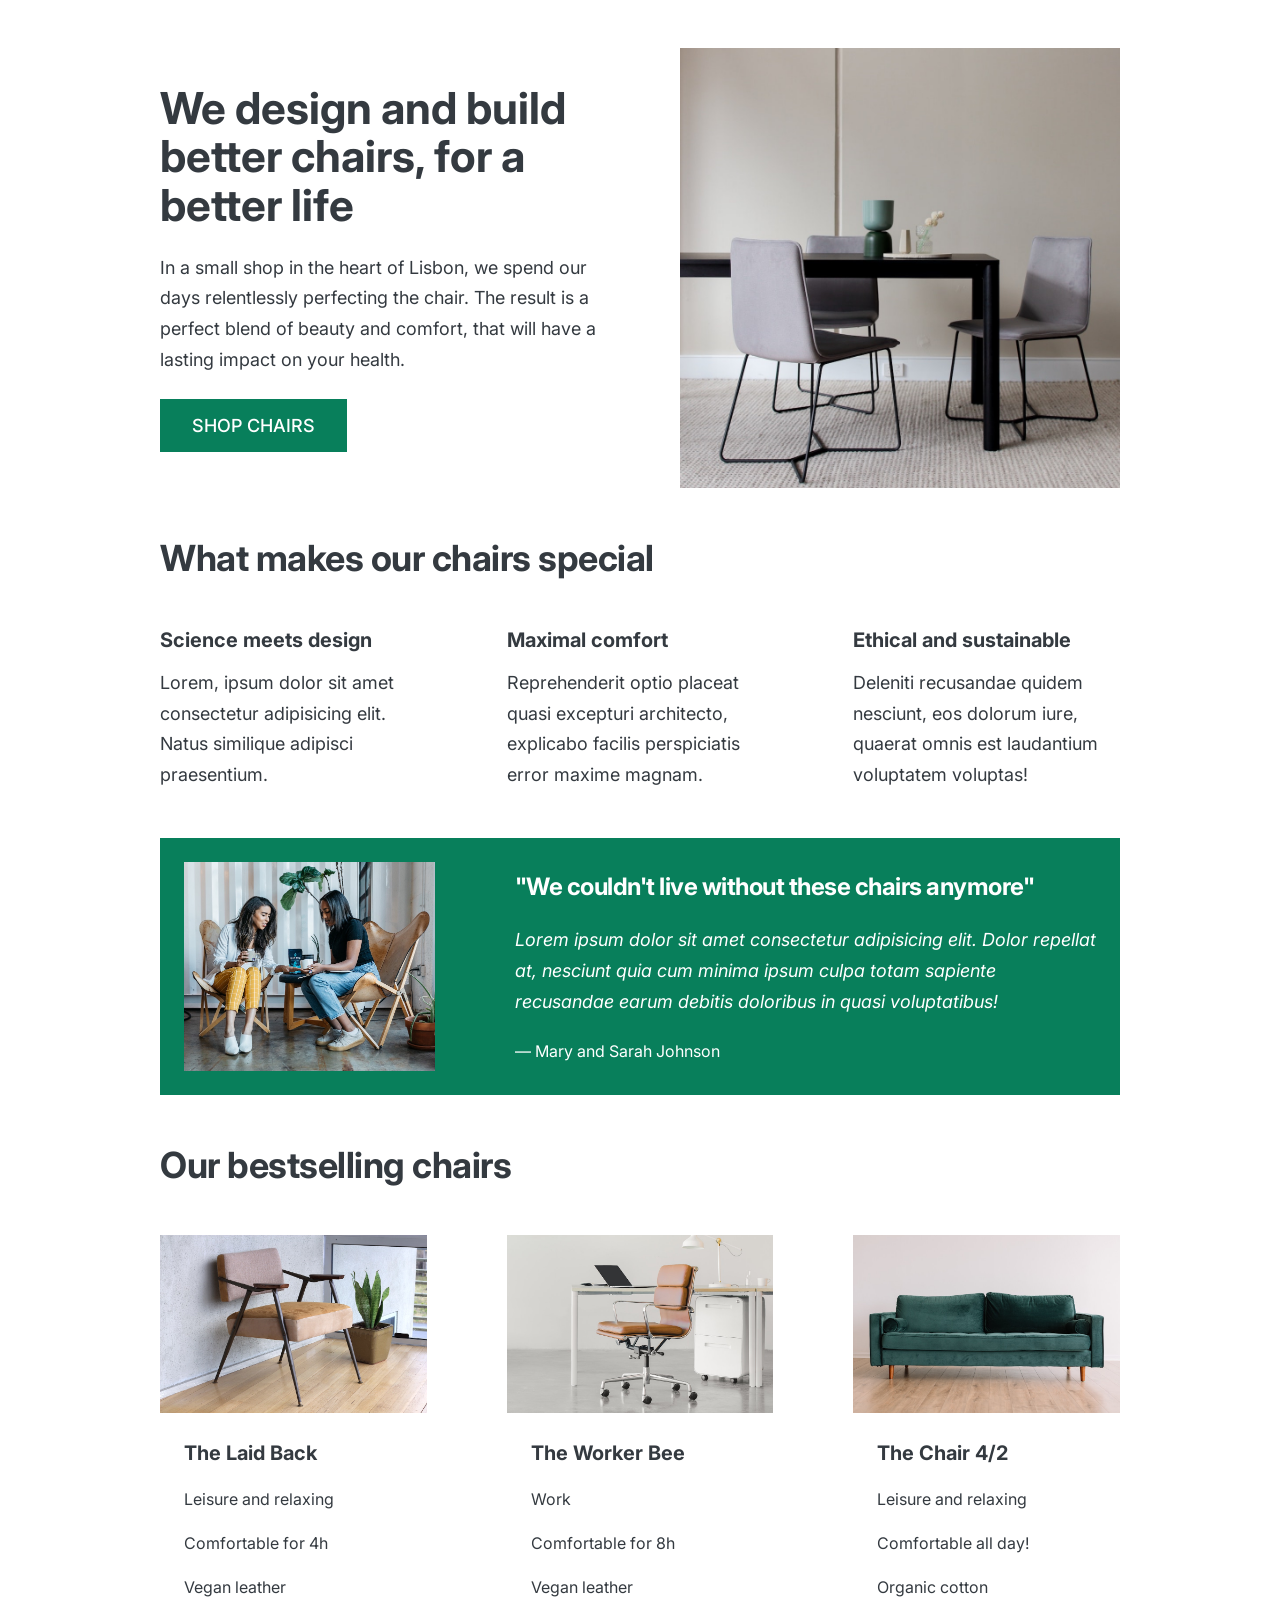
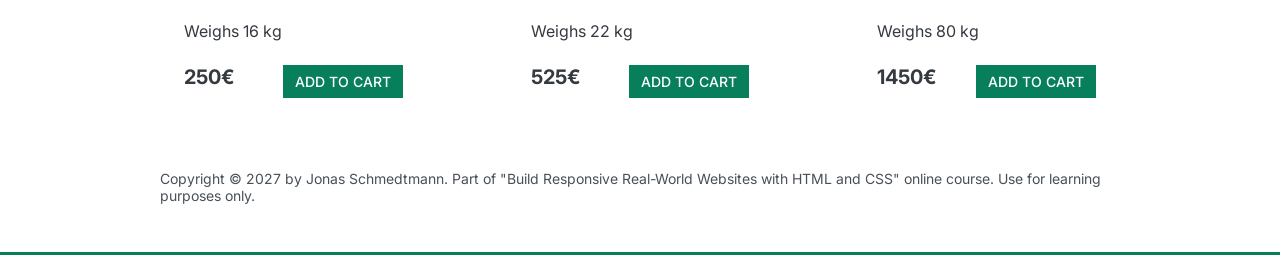
<file: Design/index.html>
<!DOCTYPE html>
<html lang="en">
  <head>
    <meta charset="UTF-8" />
    <meta http-equiv="X-UA-Compatible" content="IE=edge" />
    <meta name="viewport" content="width=device-width, initial-scale=1.0" />
    <link rel="preconnect" href="https://fonts.googleapis.com" />
    <link rel="preconnect" href="https://fonts.gstatic.com" crossorigin />
    <link
      href="https://fonts.googleapis.com/css2?family=Inter:ital,opsz,wght@0,14..32,100..900;1,14..32,100..900&display=swap"
      rel="stylesheet"
    />
    <link rel="stylesheet" href="style.css" />
    <title>Lisbon Chair Shop</title>
  </head>
  <body>
    <div class="container">
      <header>
        <div class="header-text-box">
          <h1>We design and build better chairs, for a better life</h1>
          <p class="header-text">
            In a small shop in the heart of Lisbon, we spend our days
            relentlessly perfecting the chair. The result is a perfect blend of
            beauty and comfort, that will have a lasting impact on your health.
          </p>
          <a class="btn btn--big" href="#">Shop chairs</a>
        </div>
        <img src="hero.jpg" alt="Photo" />
      </header>

      <section>
        <h2>What makes our chairs special</h2>
        <div class="grid-3-cols">
          <div>
            <p class="features-title"><strong>Science meets design</strong></p>
            <p class="features-text">
              Lorem, ipsum dolor sit amet consectetur adipisicing elit. Natus
              similique adipisci praesentium.
            </p>
          </div>

          <div>
            <p class="features-title">
              <strong>Maximal comfort</strong>
            </p>
            <p class="features-text">
              Reprehenderit optio placeat quasi excepturi architecto, explicabo
              facilis perspiciatis error maxime magnam.
            </p>
          </div>

          <div>
            <p class="features-title">
              <strong>Ethical and sustainable</strong>
            </p>
            <p class="features-text">
              Deleniti recusandae quidem nesciunt, eos dolorum iure, quaerat
              omnis est laudantium voluptatem voluptas!
            </p>
          </div>
        </div>
      </section>

      <section class="testimonial-section">
        <div class="grid-3-cols">
          <img src="customers.jpg" alt="People sitting on chairs" />
          <div class="testimonial-box">
            <h2>"We couldn't live without these chairs anymore"</h2>
            <blockquote class="testimonial-text">
              Lorem ipsum dolor sit amet consectetur adipisicing elit. Dolor
              repellat at, nesciunt quia cum minima ipsum culpa totam sapiente
              recusandae earum debitis doloribus in quasi voluptatibus!
            </blockquote>
            <p class="testimonial-author">&mdash; Mary and Sarah Johnson</p>
          </div>
        </div>
      </section>

      <section>
        <h2>Our bestselling chairs</h2>
        <div class="grid-3-cols">
          <figure class="chair">
            <img src="chair-1.jpg" alt="Chair" />
            <div class="chair-box">
              <h3>The Laid Back</h3>
              <ul class="chair-details">
                <li>
                  <!-- Span is a generic INLINE text element, it doesn't have any meaning. It's like a div element, but inline -->
                  <span>Leisure and relaxing</span>
                </li>
                <li>
                  <span>Comfortable for 4h</span>
                </li>
                <li>
                  <span>Vegan leather</span>
                </li>
                <li>
                  <span>Weighs 16 kg</span>
                </li>
              </ul>
              <div class="chair-price">
                <strong>250€</strong>
                <a href="#" class="btn btn--small">Add to cart</a>
              </div>
            </div>
          </figure>

          <figure class="chair">
            <img src="chair-2.jpg" alt="Chair" />
            <div class="chair-box">
              <h3>The Worker Bee</h3>
              <ul class="chair-details">
                <li>
                  <span>Work</span>
                </li>
                <li>
                  <span>Comfortable for 8h</span>
                </li>
                <li>
                  <span>Vegan leather</span>
                </li>
                <li>
                  <span>Weighs 22 kg</span>
                </li>
              </ul>
              <div class="chair-price">
                <strong>525€</strong>
                <a href="#" class="btn btn--small">Add to cart</a>
              </div>
            </div>
          </figure>

          <figure class="chair">
            <img src="chair-3.jpg" alt="Chair" />
            <div class="chair-box">
              <h3>The Chair 4/2</h3>
              <ul class="chair-details">
                <li>
                  <span>Leisure and relaxing</span>
                </li>
                <li>
                  <span>Comfortable all day!</span>
                </li>
                <li>
                  <span>Organic cotton</span>
                </li>
                <li>
                  <span>Weighs 80 kg</span>
                </li>
              </ul>
              <div class="chair-price">
                <strong>1450€</strong>
                <a href="#" class="btn btn--small">Add to cart</a>
              </div>
            </div>
          </figure>
        </div>
      </section>

      <footer>
        Copyright &copy; 2027 by Jonas Schmedtmann. Part of "Build Responsive
        Real-World Websites with HTML and CSS" online course. Use for learning
        purposes only.
      </footer>
    </div>
  </body>
</html>
</file>
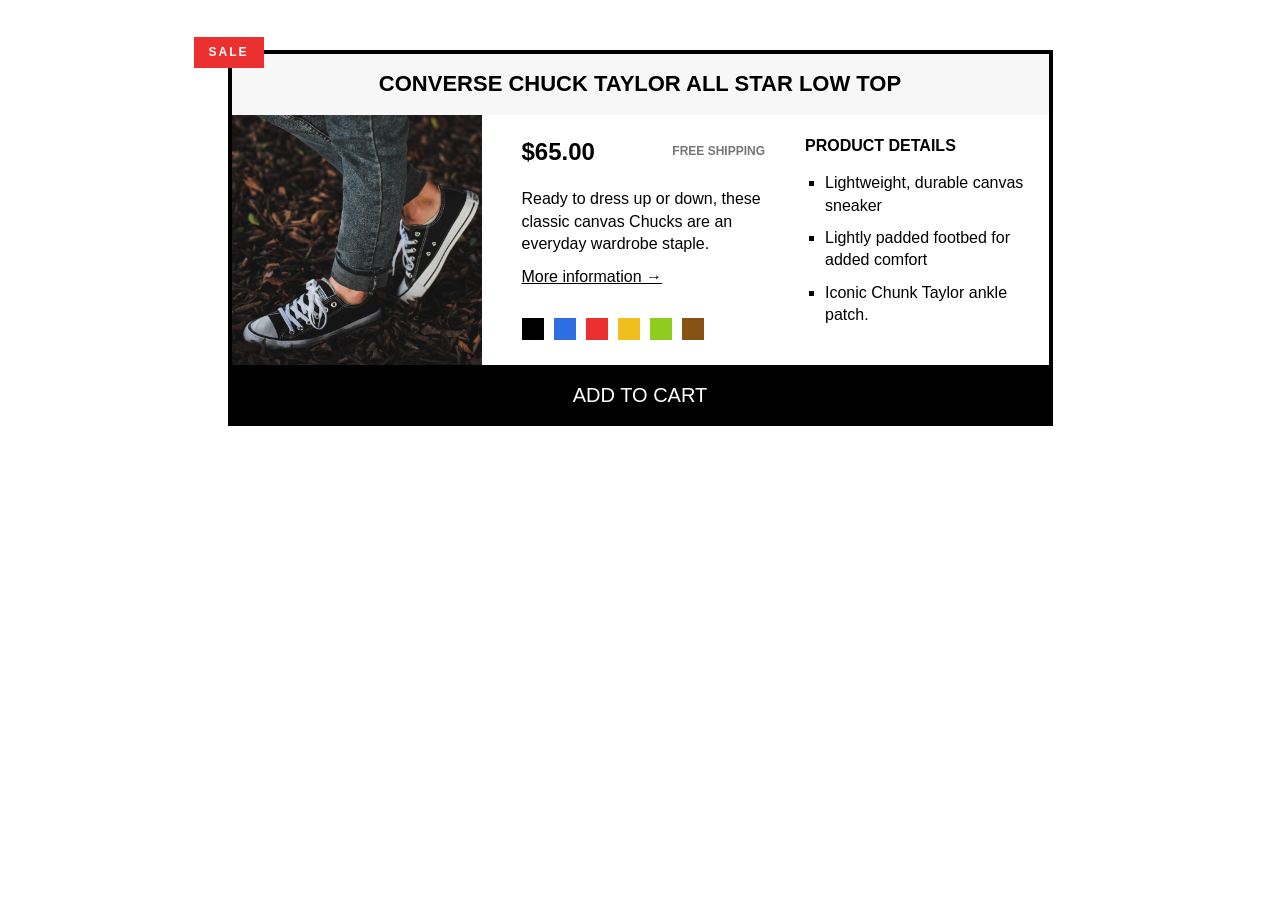
<file: E-commerce/index.html>
<!DOCTYPE html>
<html lang="en">
  <head>
    <meta charset="UTF-8" />
    <link rel="stylesheet" href="style.css" />
    <meta name="viewport" content="width=device-width, initial-scale=1.0" />
    <title>E-commerce</title>
  </head>
  <body>
    <article class="product">
      <h2 class="product-title">Converse Chuck Taylor All Star Low Top</h2>
      <img
        src="img/challenges.jpg"
        alt="Chuck Taylor All Star Shoes"
        height="250"
        width="250"
        class="product-img"
      />
      <div class="product-info">
        <div class="product-price">
          <p class="price"><strong>$65.00</strong></p>
          <p class="shipping">Free shipping</p>
        </div>
        <p class="sale">Sale</p>

        <p class="product-description">
          Ready to dress up or down, these classic canvas Chucks are an everyday
          wardrobe staple.
        </p>

        <a
          href="https://www.converse.com/country-language-selector"
          class="more-info"
          >More information &rarr;</a
        >
        <div class="product-colors">
          <div class="color"></div>
          <div class="color color-blue"></div>
          <div class="color color-red"></div>
          <div class="color color-yellow"></div>
          <div class="color color-green"></div>
          <div class="color color-brown"></div>
        </div>
      </div>
      <div class="product-details">
        <h3 class="details-title">Product details</h3>

        <ul class="details-list">
          <li>Lightweight, durable canvas sneaker</li>
          <li>Lightly padded footbed for added comfort</li>
          <li>Iconic Chunk Taylor ankle patch.</li>
        </ul>
      </div>
      <button class="add-cart">Add to cart</button>
    </article>
  </body>
</html>
</file>
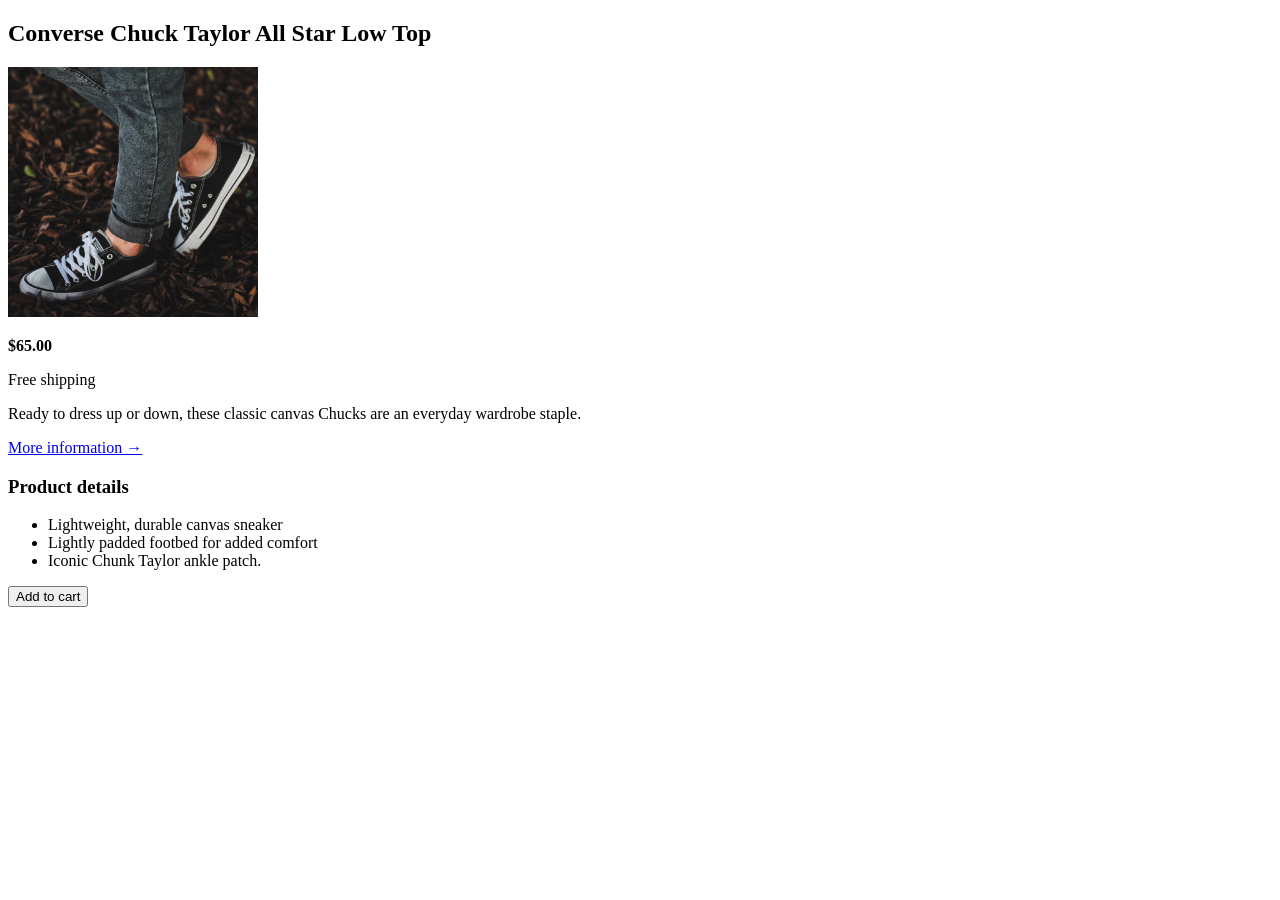
<file: eCommerce/index.html>
<!DOCTYPE html>
<html lang="en">
  <head>
    <meta charset="UTF-8" />
    <meta name="viewport" content="width=device-width, initial-scale=1.0" />
    <title>eCommerce</title>
  </head>
  <body>
    <header>
      <h2>Converse Chuck Taylor All Star Low Top</h2>

      <img
        src="img/challenges.jpg"
        alt="Chuck Taylor All Star Shoes"
        height="250"
        width="250"
      />

      <p><strong>$65.00</strong></p>
    </header>

    <article>
      <p>Free shipping</p>

      <p>
        Ready to dress up or down, these classic canvas Chucks are an everyday
        wardrobe staple.
      </p>

      <a href="https://www.converse.com/country-language-selector"
        >More information &rarr;</a
      >

      <h3>Product details</h3>

      <ul>
        <li>Lightweight, durable canvas sneaker</li>
        <li>Lightly padded footbed for added comfort</li>
        <li>Iconic Chunk Taylor ankle patch.</li>
      </ul>

      <button>Add to cart</button>
    </article>
  </body>
</html>
</file>
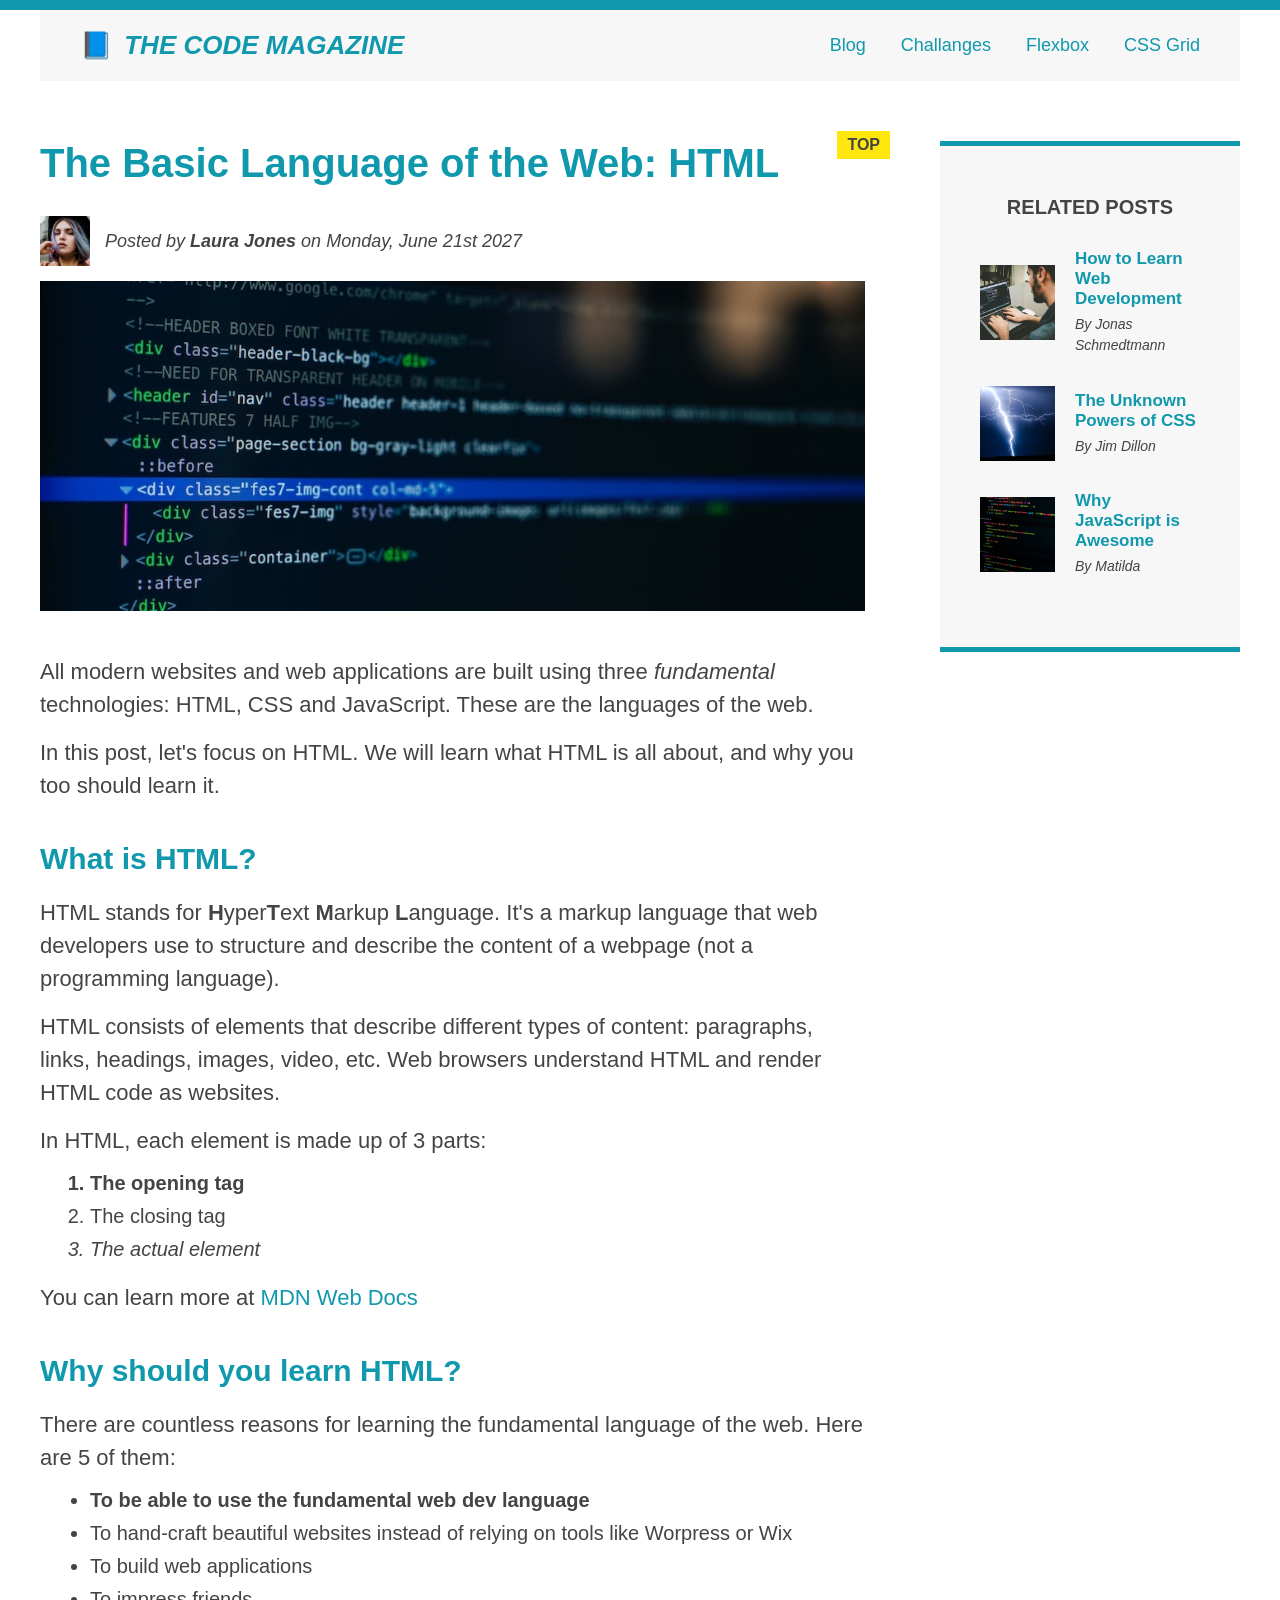
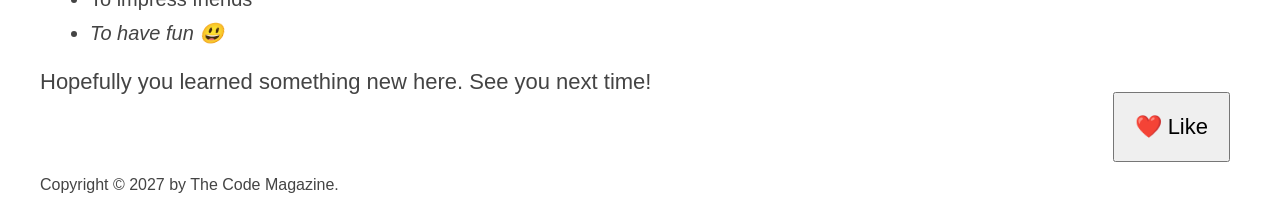
<file: HTML-Fundamentals/index.html>
<!DOCTYPE html>
<html lang="en">
  <head>
    <meta charset="UTF-8" />
    <link rel="stylesheet" href="style.css" />

    <title>The Basic Language of the web: HTML</title>
  </head>

  <body>
    <div class="container">
      <header class="main-header clearfix">
        <h1>📘 The Code Magazine</h1>

        <nav>
          <a href="blog.html">Blog</a>
          <a href="#">Challanges</a>
          <a href="flexbox.html">Flexbox</a>
          <a href="css-grid.html">CSS Grid</a>
        </nav>

        <!-- <div class="clear"></div> -->
      </header>
      <!-- only necessary for flexbox -->
      <!-- <div class="row"> -->
      <article>
        <header class="post-header">
          <h2>The Basic Language of the Web: HTML</h2>
          <div class="author-box">
            <img
              src="img/laura-jones.jpg"
              alt="Headshot of Laura Jones"
              width="50"
              height="50"
              class="author-img"
            />

            <p id="author" class="author">
              Posted by <strong>Laura Jones</strong> on Monday, June 21st 2027
            </p>
          </div>
          <img
            src="img/post-img.jpg"
            alt="HTML code on a screen"
            width="500"
            height="200"
            class="post-img"
          />

          <button>❤️ Like</button>
        </header>

        <p>
          All modern websites and web applications are built using three
          <em>fundamental</em>
          technologies: HTML, CSS and JavaScript. These are the languages of the
          web.
        </p>
        <p>
          In this post, let's focus on HTML. We will learn what HTML is all
          about, and why you too should learn it.
        </p>

        <h3>What is HTML?</h3>

        <p>
          HTML stands for <strong>H</strong>yper<strong>T</strong>ext
          <strong>M</strong>arkup <strong>L</strong>anguage. It's a markup
          language that web developers use to structure and describe the content
          of a webpage (not a programming language).
        </p>

        <p>
          HTML consists of elements that describe different types of content:
          paragraphs, links, headings, images, video, etc. Web browsers
          understand HTML and render HTML code as websites.
        </p>

        <p>In HTML, each element is made up of 3 parts:</p>

        <ol>
          <li class="first-li">The opening tag</li>
          <li>The closing tag</li>
          <li>The actual element</li>
        </ol>

        <p>
          You can learn more at

          <a
            href="https://developer.mozilla.org/en-US/docs/Web/HTML"
            target="_blank"
            >MDN Web Docs</a
          >
        </p>

        <h3>Why should you learn HTML?</h3>

        <p>
          There are countless reasons for learning the fundamental language of
          the web. Here are 5 of them:
        </p>

        <ul>
          <li class="first-li">
            To be able to use the fundamental web dev language
          </li>

          <li>
            To hand-craft beautiful websites instead of relying on tools like
            Worpress or Wix
          </li>

          <li>To build web applications</li>

          <li>To impress friends</li>

          <li>To have fun 😃</li>
        </ul>

        <p>Hopefully you learned something new here. See you next time!</p>
      </article>

      <aside>
        <h4>Related posts</h4>

        <ul class="related">
          <li class="related-post">
            <img
              src="img/related-1.jpg"
              alt="Person programming"
              width="75"
              height="75"
            />
            <div>
              <a href="#" class="related-link">How to Learn Web Development</a>
              <p class="related-author">By Jonas Schmedtmann</p>
            </div>
          </li>
          <li class="related-post">
            <img
              src="img/related-2.jpg"
              alt="Lightning"
              width="75"
              height="75"
            />

            <div>
              <a href="#" class="related-link">The Unknown Powers of CSS</a>
              <p class="related-author">By Jim Dillon</p>
            </div>
          </li>

          <li class="related-post">
            <img
              src="img/related-3.jpg"
              alt="JavaScript code on a screen"
              width="75"
              height="75"
            />
            <div>
              <a href="#" class="related-link">Why JavaScript is Awesome</a>
              <p class="related-author">By Matilda</p>
            </div>
          </li>
        </ul>
      </aside>
      <!-- </div> -->

      <footer>
        <p id="copyright" class="copyright text">
          Copyright &copy; 2027 by The Code Magazine.
        </p>
      </footer>
    </div>
  </body>
</html>
</file>
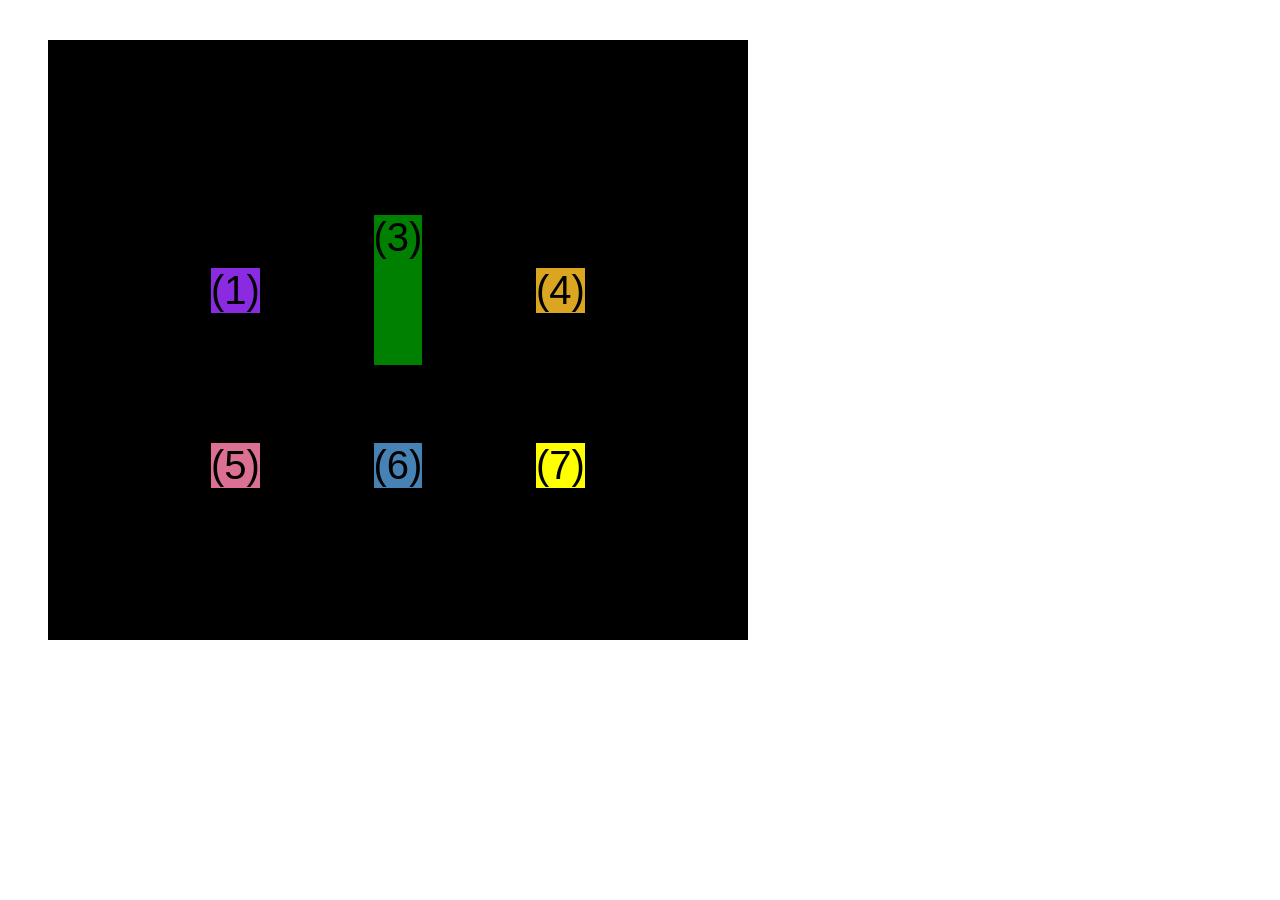
<file: HTML-Fundamentals/css-grid.html>
<!DOCTYPE html>
<html lang="en">
  <head>
    <meta charset="UTF-8" />
    <meta http-equiv="X-UA-Compatible" content="IE=edge" />
    <meta name="viewport" content="width=device-width, initial-scale=1.0" />
    <title>CSS Grid</title>
    <style>
      .el--1 {
        background-color: blueviolet;
      }
      .el--2 {
        background-color: orangered;
      }
      .el--3 {
        background-color: green;
        height: 150px;
      }
      .el--4 {
        background-color: goldenrod;
      }
      .el--5 {
        background-color: palevioletred;
      }
      .el--6 {
        background-color: steelblue;
      }
      .el--7 {
        background-color: yellow;
      }
      .el--8 {
        background-color: crimson;
      }

      .container--1 {
        /* STARTER */

        font-family: sans-serif;
        background-color: #ddd;
        font-size: 30px;
        margin: 40px;

        /* CSS GRID */
        display: grid;
        /* grid-template-columns: 200px 200px 1fr 1fr; */
        /* grid-template-columns: 1fr 1fr 1fr auto; */
        /* grid-template-rows: 300px 200px; */
        grid-template-columns: repeat(4, 1fr);
        grid-template-rows: 1fr 1fr;
        /* height: 500px; */
        /* gap: 30px; */
        column-gap: 20px;
        row-gap: 40px;
        /* TEMP */
        display: none;
      }

      .el--8 {
        grid-column: 2 / 3;
        /* grid-row: 1 / span 2; */
        grid-row: 1 / 2;
      }

      .el--2 {
        /* grid-column: 1 / 4; */
        /* grid-column: 1 / span 4; */
        /* grid-column: 1 / -1; */
        grid-row: 2 / 3;
      }

      .el--6 {
        /* grid-row: 3 / 5; */
      }

      .container--2 {
        /* STARTER */

        font-family: sans-serif;
        background-color: black;
        font-size: 40px;
        margin: 40px;

        width: 700px;
        height: 600px;

        /* CSS GRID */
        display: grid;
        grid-template-columns: 125px 200px 125px;
        grid-template-rows: 250px 100px;
        gap: 50;

        /* Alinging tracks inside container:distribute empty space */

        justify-content: center;
        /* justify-content: space-between; */
        align-content: center;

        /* Aligning items INSIDE cells: moving items arouind inside cells */

        align-items: center;
        justify-items: center;
      }

      .el--3 {
        align-self: center;
        justify-self: center;
      }
    </style>
  </head>
  <body>
    <div class="container--1">
      <div class="el el--1">(1) HTML</div>
      <div class="el el--2">(2) and</div>
      <div class="el el--3">(3) CSS</div>
      <div class="el el--4">(4) are</div>
      <div class="el el--5">(5) amazing</div>
      <div class="el el--6">(6) languages</div>
      <!-- <div class="el el--7">(7) to</div> -->
      <div class="el el--8">(8) learn</div>
    </div>

    <div class="container--2">
      <div class="el el--1">(1)</div>
      <div class="el el--3">(3)</div>
      <div class="el el--4">(4)</div>
      <div class="el el--5">(5)</div>
      <div class="el el--6">(6)</div>
      <div class="el el--7">(7)</div>
    </div>
  </body>
</html>
</file>
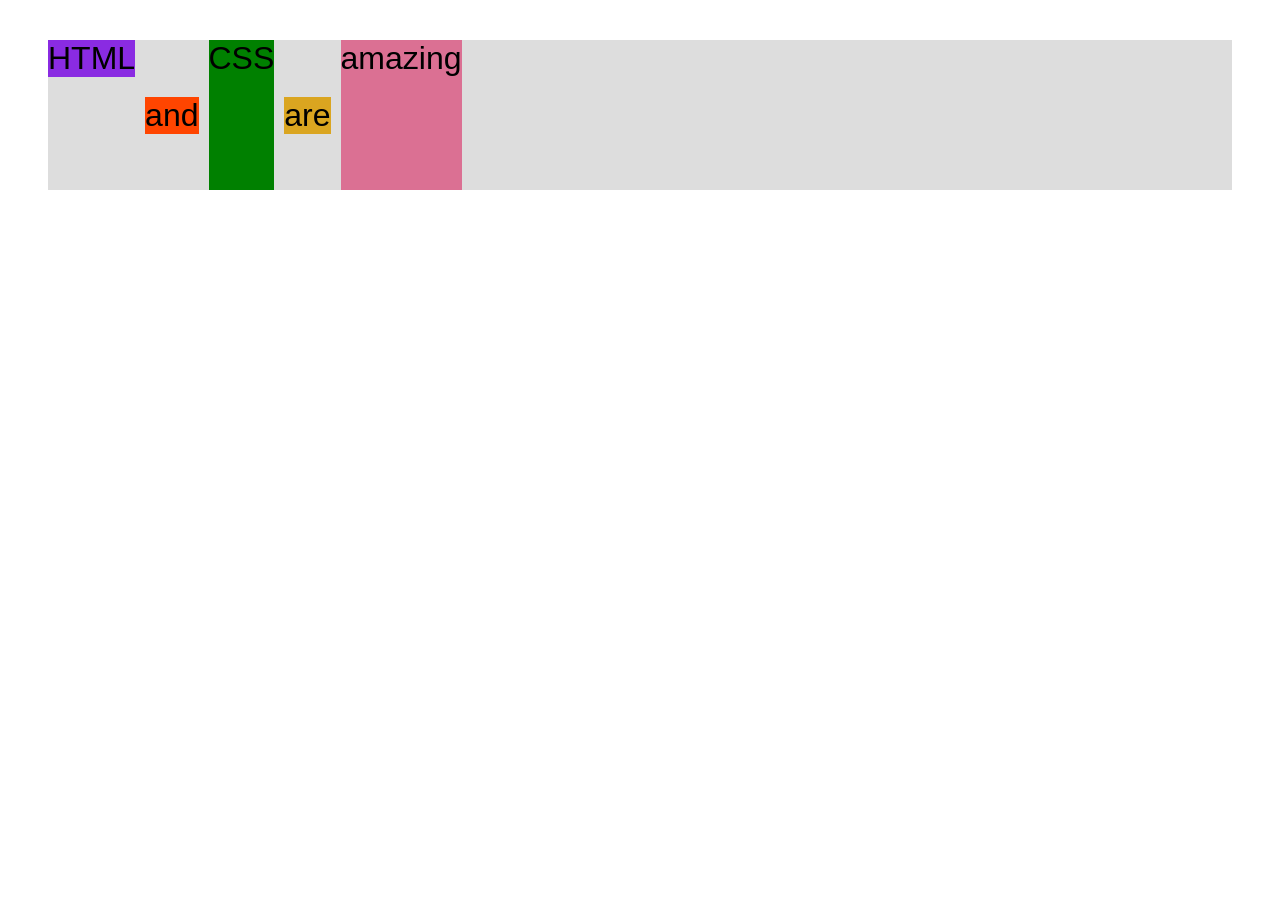
<file: HTML-Fundamentals/flexbox.html>
<!DOCTYPE html>
<html lang="en">
  <head>
    <meta charset="UTF-8" />
    <meta http-equiv="X-UA-Compatible" content="IE=edge" />
    <meta name="viewport" content="width=device-width, initial-scale=1.0" />
    <title>Flexbox</title>
    <style>
      .el--1 {
        background-color: blueviolet;
      }
      .el--2 {
        background-color: orangered;
      }
      .el--3 {
        background-color: green;
        height: 150px;
      }
      .el--4 {
        background-color: goldenrod;
      }
      .el--5 {
        background-color: palevioletred;
      }
      .el--6 {
        background-color: steelblue;
      }
      .el--7 {
        background-color: yellow;
      }
      .el--8 {
        background-color: crimson;
      }

      .container {
        /* STARTER */
        font-family: sans-serif;
        background-color: #ddd;
        font-size: 32px;
        margin: 40px;

        /* FLEXBOX */
        display: flex;
        align-items: center;
        justify-content: flex-start;
        gap: 10px;
      }

      .el {
        /* DEFAULTS
        flex-grow: 0;
        flex-shrink: 1;
        flex-basis: auto; */

        /* flex-basis: 200px; */
        /* flex-shrink: 0; */
        /* flex: 0 0 200px; */

        /* flex-grow: 1; */
        /* flex: 1; */
      }

      .el--1 {
        align-self: flex-start;
        /* order: 2; */
        /* flex-grow: 1; */
      }

      .el--5 {
        align-self: stretch;
        order: 1;
      }

      .el--6 {
        order: -1;
      }
    </style>
  </head>
  <body>
    <div class="container">
      <div class="el el--1">HTML</div>
      <div class="el el--2">and</div>
      <div class="el el--3">CSS</div>
      <div class="el el--4">are</div>
      <div class="el el--5">amazing</div>
      <!-- <div class="el el--6">languages</div> -->
      <!-- <div class="el el--7">to</div>
      <div class="el el--8">learn</div> -->
    </div>
  </body>
</html>
</file>
<file: Design/style.css>
/*
SPACING SYSTEM (px)
2 / 4 / 8 / 12 / 16 / 24 / 32 / 48 / 64 / 80 / 96 / 128

FONT SIZE SYSTEM (px)
10 / 12 / 14 / 16 / 18 / 20 / 24 / 30 / 36 / 44 / 52 / 62 / 74 / 86 / 98
*/

/*
 MAIN COLOR #087f5b 
 GREY COLOR: #343a40

*/

* {
  margin: 0;
  padding: 0;
  box-sizing: border-box;
}

/* ------------------------ */
/* GENERAL STYLES */
/* ------------------------ */
body {
  font-family: "Inter", sans-serif;
  color: #343a40;
  border-bottom: solid #087f5b;
}

.container {
  width: 960px;
  margin: 0 auto;
}

header,
section {
  margin-bottom: 48px;
}

h2 {
  margin-bottom: 48px;
  font-size: 36px;
  letter-spacing: -0.5px;
}

.grid-3-cols {
  display: grid;
  grid-template-columns: repeat(3, 1fr);
  column-gap: 80px;
}

.btn:link,
.btn:visited {
  background-color: #087f5b;
  color: #fff;
  text-decoration: none;
  text-transform: uppercase;
  font-weight: 500;

  display: inline-block;
}

.btn:hover,
.btn:active {
  background-color: #099268;
}

.btn--big {
  font-size: 18px;
  padding: 16px 32px;
}

.btn--small {
  font-size: 14px;
  padding: 8px 12px;
}

/* ------------------------ */
/* COMPONENT STYLES */
/* ------------------------ */

/* HEADER */
header {
  display: grid;
  grid-template-columns: repeat(2, 1fr);
  column-gap: 80px;
  margin-top: 48px;
}

.header-text-box {
  align-self: center;
}

h1 {
  margin-bottom: 24px;
  font-size: 44px;
  line-height: 1.1;
  letter-spacing: -1;
}

.header-text {
  margin-bottom: 24px;
  font-size: 18px;
  line-height: 1.7;
}

img {
  width: 100%;
}

/* FEATURES */
.features-icon {
}

.features-title {
  margin-bottom: 16px;
  font-size: 20px;
}

.features-text {
  font-size: 18px;
  line-height: 1.7;
}

/* TESTIMONIAL */
.testimonial-section {
  background-color: #087f5b;
  color: #fff;
  padding: 24px;
}

.testimonial-box {
  grid-column: 2 / -1;
  align-self: center;
}

.testimonial-box h2 {
  margin-bottom: 24px;
  font-size: 24px;
}

.testimonial-text {
  font-style: italic;
  margin-bottom: 24px;
  font-size: 18px;
  line-height: 1.7;
}

/* CHAIRS */
.chair-box {
  padding: 24px;
}

h3 {
  margin-bottom: 24px;
  font-size: 20px;
}

.chair-details {
  list-style: none;
  margin-bottom: 24px;
}

.chair-details li {
  display: flex;
  align-items: center;
  gap: 12px;
  margin-bottom: 24px;
}

.chair-details li:last-child {
  margin-bottom: 0;
}

.chair-icon {
}

.chair-price {
  display: flex;
  justify-content: space-between;
  font-size: 20px;
}

footer {
  margin-bottom: 48px;
  font-size: 14px;
  color: #495057;
}
</file>
<file: E-commerce/style.css>
* {
  margin: 0;
  padding: 0;
  box-sizing: border-box;
}

body {
  font-family: sans-serif;
  line-height: 1.4;
}

/* .container {
  display: flex;
  gap: 40px;
} */

/* .product-img {
} */
/* PRODUCT */
.product {
  border: 4px solid black;
  width: 825px;
  margin: 50px auto;
  position: relative;

  /* Working with grid */
  display: grid;
  grid-template-columns: 250px 1fr 1fr;
  column-gap: 40px;
}

.product-title {
  text-align: center;
  font-size: 22px;
  text-transform: uppercase;
  background-color: #f7f7f7;
  padding: 15px;
  grid-column: 1 / -1;
}

/* PRODUCT INFORMATION */
.product-info {
  flex: 1;
  margin-top: 20px;
}

.product-price {
  display: flex;
  justify-content: space-between;
  align-items: center;
  margin-bottom: 20px;
}

.price {
  font-size: 24px;
}

.shipping {
  font-size: 12px;
  text-transform: uppercase;
  font-weight: bold;
  color: #777;
}

.sale {
  background-color: #ec2f2f;
  color: #fff;
  font-size: 12px;
  text-transform: uppercase;
  font-weight: bold;
  letter-spacing: 2px;
  padding: 7px 15px;
  display: inline-block;
  position: absolute;
  top: -17px;
  left: -38px;
}

.product-description {
  margin-bottom: 10px;
}

.more-info:link,
.more-info:visited {
  color: #000;
  margin-bottom: 30px;
  display: inline-block;
}

.more-info:hover,
.more-info:active {
  text-decoration: none;
}

.product-colors {
  display: flex;
  gap: 10px;
}

.color {
  background-color: #000;
  width: 22px;
  height: 22px;
}

.color-blue {
  background-color: #2f6ee2;
}

.color-red {
  background-color: #ec2f2f;
}
.color-yellow {
  background-color: #f0bf1e;
}

.color-green {
  background-color: #90cc20;
}

.color-brown {
  background-color: #885214;
}

/* PRODUCT DETAILS */
.product-details {
  margin-top: 20px;
  flex: 1;
}

.details-title {
  text-transform: uppercase;
  font-size: 16px;
  margin-bottom: 15px;
}

.details-list {
  list-style: square;
  margin-left: 20px;
}

.details-list li {
  margin-bottom: 10px;
}

.add-cart {
  background-color: #000;
  border: none;
  color: #fff;
  font-size: 20px;
  text-transform: uppercase;
  cursor: pointer;
  padding: 15px;
  width: 100%;
  border-top: 4px solid black;
  grid-column: 1 / -1;
}

.add-cart:hover {
  color: #000;
  background-color: #fff;
}
</file>
<file: HTML-Fundamentals/style.css>
* {
  margin: 0;
  padding: 0;
  box-sizing: border-box;
}

body {
  font-family: sans-serif;
  color: #444;
  border-top: 10px solid #1098ad;
  position: relative;
}

.container {
  width: 1200px;
  margin: 0 auto;
}

.main-header {
  background-color: #f7f7f7;
  padding: 20px 40px;
  /* margin-bottom: 60px;   fixed with grid */
}

nav {
  font-size: 18px;
}

article {
  /* fixed with grid */
  /* margin-bottom: 60px; */
}

.post-header {
  margin-bottom: 40px;
}

aside {
  background-color: #f7f7f7;
  border-top: 5px solid #1098ad;
  border-bottom: 5px solid #1098ad;
  padding: 50px 40px;
}

h1,
h2,
h3 {
  color: #1098ad;
}

h1 {
  font-size: 26px;
  text-transform: uppercase;
  font-style: italic;
}

h2 {
  font-size: 40px;
  margin-bottom: 30px;
}

h3 {
  font-size: 30px;
  margin-bottom: 20px;
  margin-top: 40px;
}

h4 {
  font-size: 20px;
  text-transform: uppercase;
  text-align: center;
  margin-bottom: 30px;
}

p {
  font-size: 22px;
  line-height: 1.5;
  margin-bottom: 15px;
}

ul,
ol {
  margin-left: 50px;
  margin-bottom: 20px;
}

li {
  font-size: 20px;
  margin-bottom: 10px;
}

li:last-child {
  margin-bottom: 0;
}

#author {
  font-style: italic;
  font-size: 18px;
}

#copyright {
  font-size: 16px;
}

.related-author {
  font-size: 18px;
  font-weight: bold;
}

.related {
  list-style: none;
  margin-left: 0;
}

li:first-child {
  font-weight: bold;
}

li:last-child {
  font-style: italic;
}

/* Styling Links */

a:link {
  color: #1098ad;
  text-decoration: none;
}

a:visited {
  color: #1098ad;
}

a:hover {
  color: orangered;
  font-weight: bold;
  text-decoration: underline orangered;
}

a:active {
  background-color: black;
  font-style: italic;
}
/* LVHA */

.post-img {
  width: 100%;
  height: auto;
}

nav a:link {
  display: inline-block;
  margin-right: 30px;
}

nav a:link:last-child {
  margin-right: 0;
}

button {
  font-size: 22px;
  padding: 20px;
  cursor: pointer;
  position: absolute;
  bottom: 50px;
  right: 50px;
}

h1::first-letter {
  font-style: normal;
  margin-right: 5px;
}

h2 {
  position: relative;
}

h2::after {
  content: "TOP";
  background-color: #ffe70e;
  color: #444;
  font-size: 16px;
  font-weight: bold;
  display: inline-block;
  padding: 5px 10px;
  position: absolute;
  top: -10px;
  right: -25px;
}
/* FLOATS */
/* 
.author-img {
  float: left;
  margin-bottom: 20px;
}

.author {
  float: left;
  margin-top: 10px;
  margin-left: 20px;
}

h1 {
  float: left;
}

nav {
  float: right;
}

.clear {
  clear: both;
}

.clearfix::after {
  clear: both;
  content: "";
  display: block;
}

article {
  width: 825px;
  float: left;
}

aside {
  width: 300px;
  float: right;
}

footer {
  clear: both;
}

 */

/* FLEXBOX */
.main-header {
  display: flex;
  align-items: center;
  justify-content: space-between;
}

.author-box {
  display: flex;
  align-items: center;
  margin-bottom: 15px;
}

.author {
  margin-bottom: 0;
  margin-left: 15px;
}

.related-post {
  display: flex;
  align-items: center;
  gap: 20px;
  margin-bottom: 30px;
}

.related-link:link {
  font-size: 17px;
  font-weight: bold;
  font-style: normal;
  display: block;
  margin-bottom: 5px;
}

.related-author {
  margin-bottom: 0;
  font-size: 14px;
  font-weight: normal;
  font-style: italic;
}
/* Flexbox Layout */
/* .row {
  display: flex;
  align-items: flex-start;
  gap: 75px;
  margin-bottom: 60px;
}

article {
  flex: 1;
  margin-bottom: 0;
}

aside {
  flex: 0 0 300px;
} */

/* CSS GRID LAYOUT */

.container {
  display: grid;
  grid-template-columns: 1fr 300px;
  column-gap: 75px;
  row-gap: 60px;
  align-items: start;
}

.main-header {
  grid-column: 1 / -1;
}

article {
}

aside {
}

footer {
  grid-column: 1 / -1;
}
</file>
